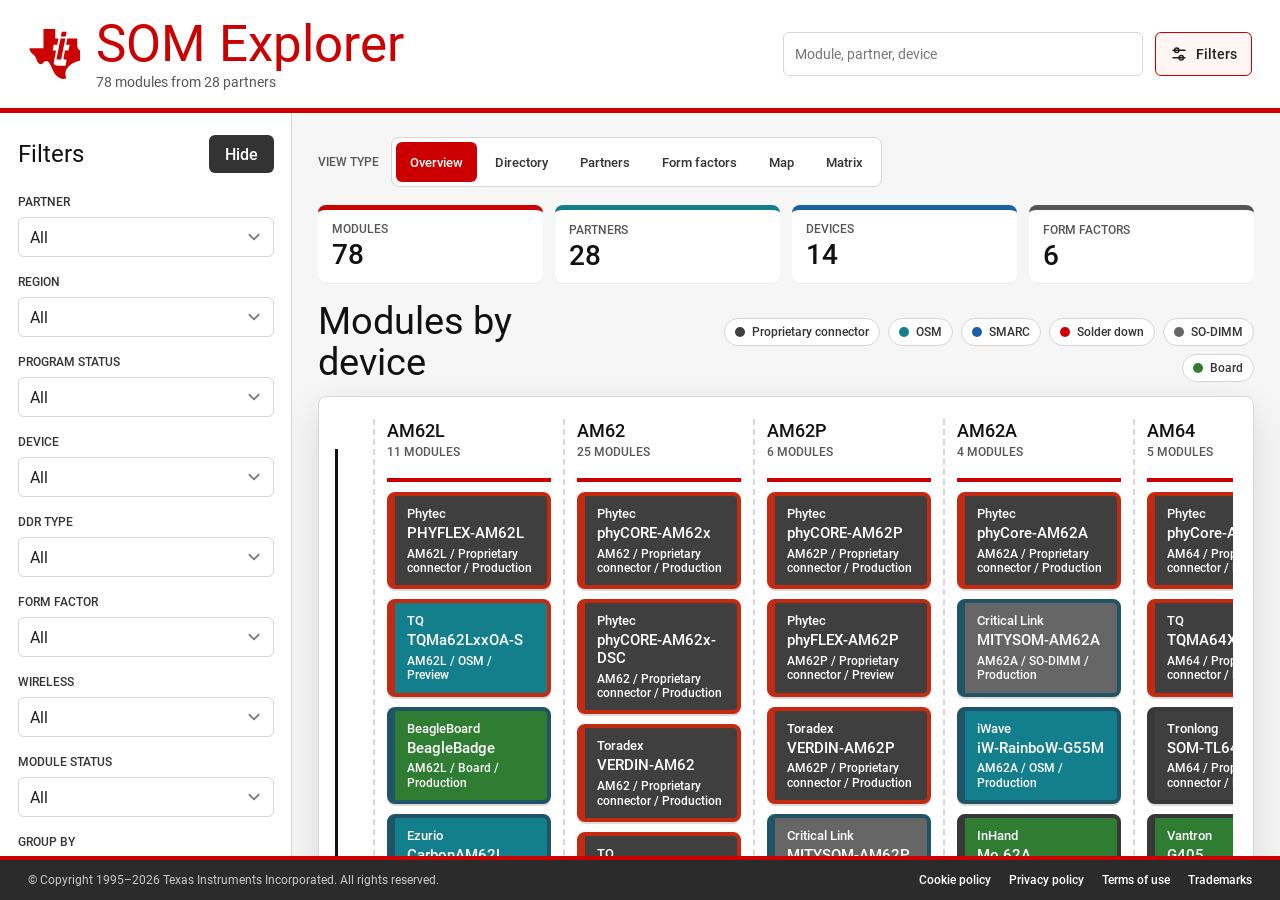
<file: index.html>
<!doctype html>
<html lang="en">
  <head>
    <meta charset="utf-8">
    <meta name="viewport" content="width=device-width, initial-scale=1, viewport-fit=cover">
    <title>TI SOM Explorer</title>
    <link rel="icon" type="image/svg+xml" href="./assets/ti-bug.svg?v=20260730-logo-status-fix">
    <link rel="preload" href="./assets/fonts/roboto-regular.woff2" as="font" type="font/woff2" crossorigin>
    <link rel="stylesheet" href="./fonts.css?v=20261013-ti-typography">
    <link rel="stylesheet" href="./styles.css?v=20261013-view-types">
  </head>
  <body>
    <div class="app-shell">
      <header class="topbar" role="banner">
        <button class="brand" id="homeLink" type="button" aria-label="Return to SOM Explorer home">
          <img class="ti-mark" src="./assets/ti-bug.svg?v=20260730-logo-status-fix" alt="">
          <div>
            <h1>SOM Explorer</h1>
            <p id="sourceLine">Loading SOM data</p>
          </div>
        </button>
        <div class="desktop-explorer-actions">
          <label class="desktop-search">
            <span class="sr-only">Search modules</span>
            <input id="searchInput" type="search" placeholder="Module, partner, device" autocomplete="off">
          </label>
          <button id="desktopFiltersButton" class="desktop-filter-toggle" type="button" aria-controls="explorerControls" aria-expanded="true">
            <svg viewBox="0 0 24 24" width="18" height="18" fill="none" stroke="currentColor" stroke-width="1.8" stroke-linecap="round" aria-hidden="true"><path d="M4 7h16M4 17h16"/><circle cx="9" cy="7" r="3"/><circle cx="15" cy="17" r="3"/></svg>
            Filters <span id="desktopFilterCount" class="filter-count" hidden>0</span>
          </button>
        </div>
      </header>

    <div class="content-area">
      <main class="workbench">
        <div class="filter-pane">
        <button id="desktopFiltersTab" class="filter-reopen" type="button" aria-label="Open filters" aria-controls="explorerControls" aria-expanded="false" hidden>
          <svg viewBox="0 0 24 24" width="18" height="18" fill="none" stroke="currentColor" stroke-width="1.8" stroke-linecap="round" stroke-linejoin="round" aria-hidden="true"><path d="m9 5 7 7-7 7"/></svg>
          <span class="filter-reopen-label">Filters</span>
          <span id="desktopTabCount" class="filter-count" hidden>0</span>
        </button>
        <aside class="control-rail" id="explorerControls" aria-label="Filters">
          <div class="desktop-filter-heading">
            <h2>Filters</h2>
            <button id="desktopFiltersClose" class="tool-button" type="button" aria-label="Collapse filters">Hide</button>
          </div>
          <div class="mobile-filter-heading">
            <h2 id="mobileFiltersTitle">Filters</h2>
          </div>
          <div class="filter-content">
            <div class="filter-stack" id="filterStack"></div>
            <fieldset class="filter-section filter-display">
              <legend>Display options</legend>
              <div class="filter-grid">
                <label class="field">
                  <span>Group by</span>
                  <select id="groupBy">
                    <option value="device">Device</option>
                    <option value="region">Region</option>
                    <option value="vendor">Partner</option>
                    <option value="formFactorFamily">Form factor</option>
                    <option value="lifecycle">Status</option>
                    <option value="partnerProgram">Partner program</option>
                  </select>
                </label>
                <label class="field">
                  <span>Color by</span>
                  <select id="colorBy">
                    <option value="formFactorFamily">Form factor</option>
                    <option value="lifecycle">Status</option>
                    <option value="region">Region</option>
                    <option value="partnerProgram">Partner program</option>
                    <option value="device">Device</option>
                  </select>
                </label>
              </div>
            </fieldset>
          </div>

          <button class="reset-button" id="resetFilters" type="button">Reset filters</button>
          <div class="mobile-filter-actions">
            <button id="mobileFiltersClose" class="tool-button" type="button" aria-label="Close filters">Close</button>
            <button id="mobileApplyFilters" class="tool-button primary" type="button">Show modules</button>
          </div>
        </aside>
        </div>

        <section class="workspace">
          <div class="workspace-content">
          <div class="mobile-controls" aria-label="Mobile explorer controls">
            <label class="mobile-search">
              <span class="sr-only">Search modules</span>
              <input id="mobileSearchInput" type="search" placeholder="Module, partner, device" autocomplete="off">
            </label>
            <label class="mobile-view">
              <span class="sr-only">View</span>
              <select id="mobileViewMode">
                <option value="directory">Modules</option>
                <option value="board">Overview</option>
                <option value="partners">Partners</option>
                <option value="formFactors">Form factors</option>
                <option value="map">Map</option>
                <option value="matrix">Matrix</option>
              </select>
            </label>
            <button id="mobileFiltersButton" class="mobile-filter-button tool-button" type="button" aria-controls="explorerControls" aria-expanded="false" aria-haspopup="dialog">
              <svg viewBox="0 0 24 24" width="18" height="18" fill="none" stroke="currentColor" stroke-width="1.8" stroke-linecap="round" aria-hidden="true"><path d="M4 7h16M4 17h16"/><circle cx="9" cy="7" r="3" fill="var(--ti-white)"/><circle cx="15" cy="17" r="3" fill="var(--ti-white)"/></svg>
              Filters <span id="mobileFilterCount" hidden>0</span>
            </button>
          </div>
          <div class="desktop-view-controls" id="desktopViewTypes" role="group" aria-labelledby="viewTypeLabel">
            <span class="view-type-label" id="viewTypeLabel">View type</span>
            <div class="segmented desktop-view-buttons">
              <button class="segment is-active" type="button" data-view-mode="board" aria-pressed="true">Overview</button>
              <button class="segment" type="button" data-view-mode="directory" aria-pressed="false">Directory</button>
              <button class="segment" type="button" data-view-mode="partners" aria-pressed="false">Partners</button>
              <button class="segment" type="button" data-view-mode="formFactors" aria-pressed="false">Form factors</button>
              <button class="segment" type="button" data-view-mode="map" aria-pressed="false">Map</button>
              <button class="segment" type="button" data-view-mode="matrix" aria-pressed="false">Matrix</button>
            </div>
          </div>
          <div class="kpis" id="kpis"></div>

          <div class="view-meta">
            <div class="view-heading">
              <h2 id="viewTitle">Modules by device</h2>
              <div class="filter-status" id="filterStatus" aria-live="polite" hidden></div>
            </div>
            <div class="legend" id="legend" aria-label="Color legend"></div>
          </div>

          <section class="visualization" id="visualization"></section>
          </div>
        </section>
      </main>

      <button id="filterBackdrop" type="button" tabindex="-1" aria-hidden="true" hidden></button>
      <aside class="detail-drawer" id="detailDrawer" aria-label="Module details" aria-hidden="true">
        <div class="drawer-inner">
          <div id="drawerContent" role="region" aria-labelledby="moduleDetailsTitle" tabindex="0"></div>
          <div class="drawer-actions">
            <a class="drawer-link" id="drawerTiLink" target="_blank" rel="noreferrer" hidden>Visit TI.com</a>
            <button class="drawer-close" id="drawerClose" type="button" aria-label="Close details">Close</button>
          </div>
        </div>
      </aside>
    </div>

    <footer class="site-footer" role="contentinfo">
      <p class="footer-copyright">© Copyright 1995–2026 Texas Instruments Incorporated. All rights reserved.</p>
      <nav class="footer-links" aria-label="Texas Instruments policies">
        <a href="https://www.ti.com/legal/terms-conditions/cookie-policy.html">Cookie policy</a>
        <a href="https://www.ti.com/legal/terms-conditions/privacy-policy.html">Privacy policy</a>
        <a href="https://www.ti.com/legal/terms-conditions/terms-of-use.html">Terms of use</a>
        <a href="https://www.ti.com/legal/terms-conditions/trademarks.html">Trademarks</a>
      </nav>
    </footer>
    </div>

    <noscript>TI SOM Explorer requires JavaScript.</noscript>
    <script src="./data/soms-data.js?v=20261013-am57-memory"></script>
    <script src="./ddr-types.js?v=20261013-ram-inline"></script>
    <script src="./memory-specs.js?v=20261013-capacity-summary"></script>
    <script src="./assets/logos/manifest-data.js?v=20260901-catalog-refresh"></script>
    <script src="./assets/partner-badges/manifest-data.js?v=20260730-logo-status-fix"></script>
    <script src="./assets/form-factors/manifest-data.js"></script>
    <script src="./data/partners-data.js?v=20260901-catalog-refresh"></script>
    <script src="./app.js?v=20261013-view-types" defer></script>
    <!-- Cloudflare Web Analytics --><script defer src='https://static.cloudflareinsights.com/beacon.min.js' data-cf-beacon='{"token": "065d709d-d587-46d7-bccf-224148861c48"}'></script><!-- End Cloudflare Web Analytics -->
  </body>
</html>
</file>
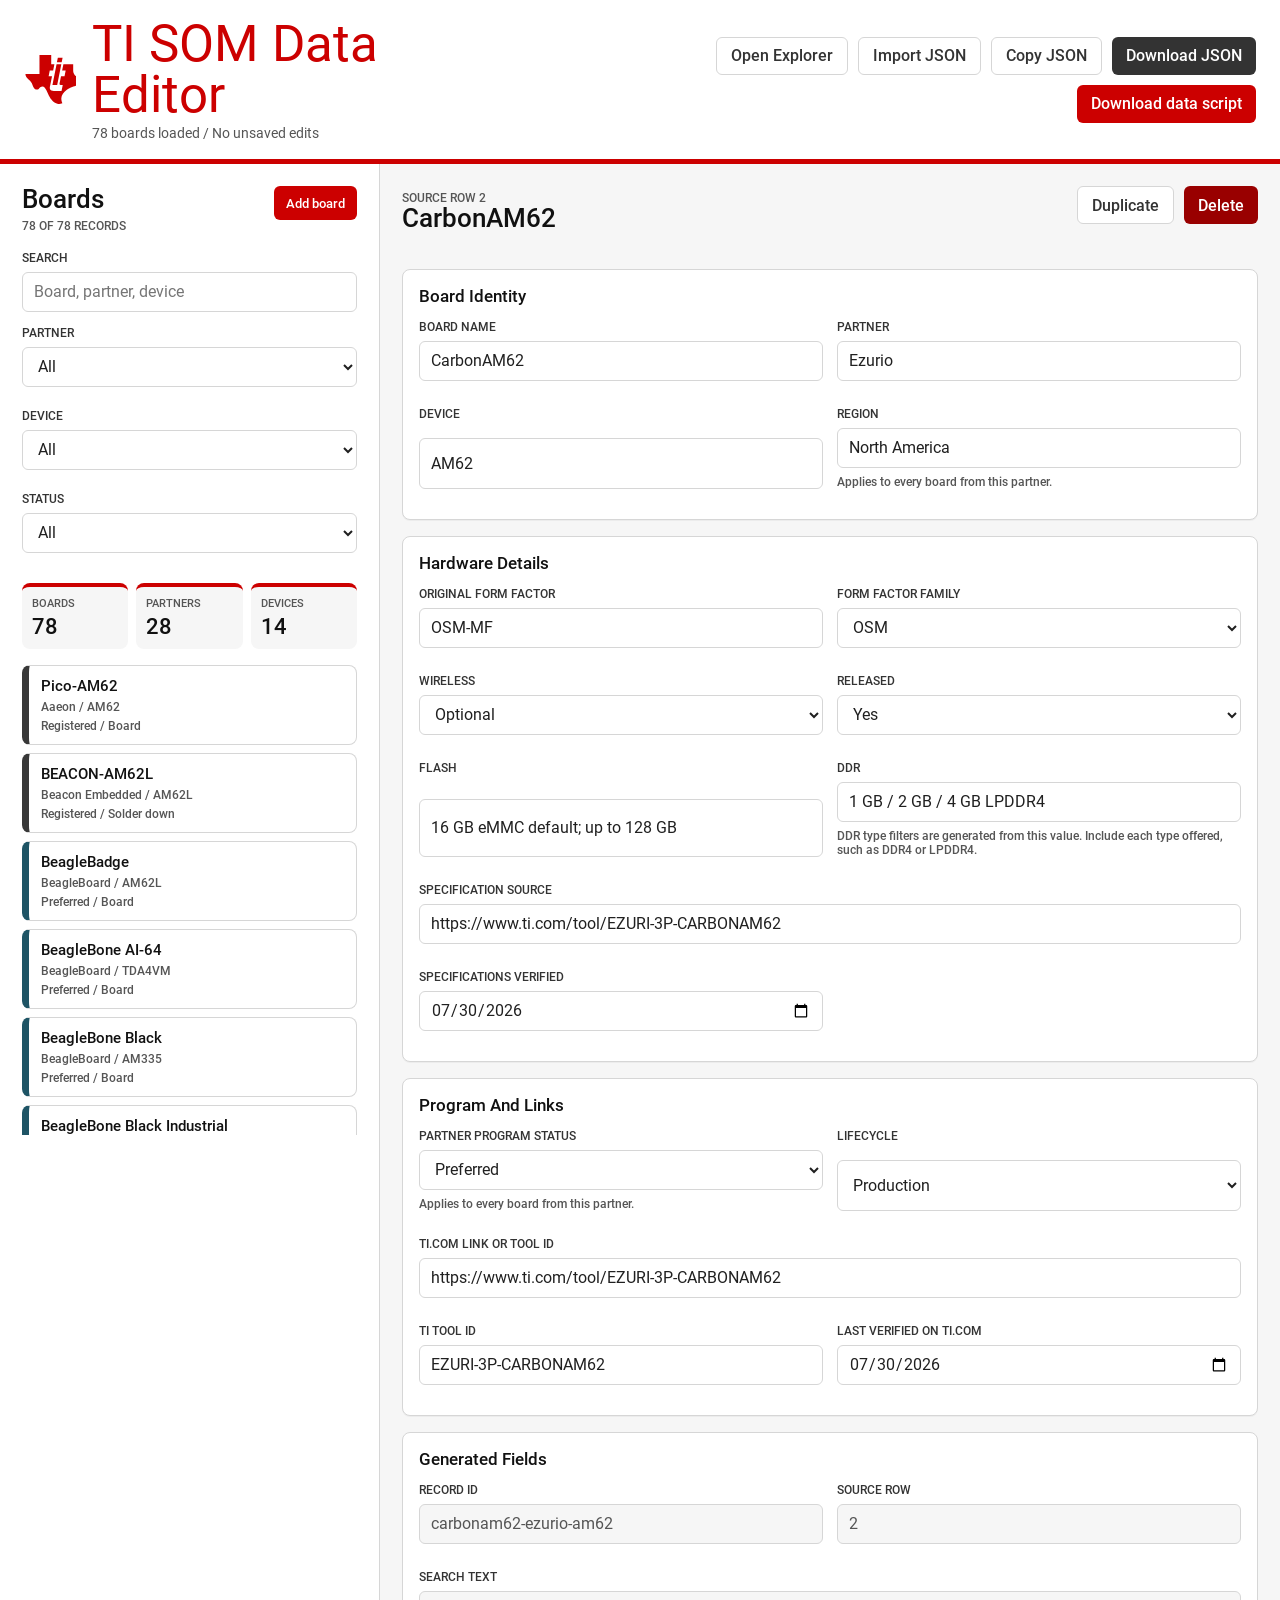
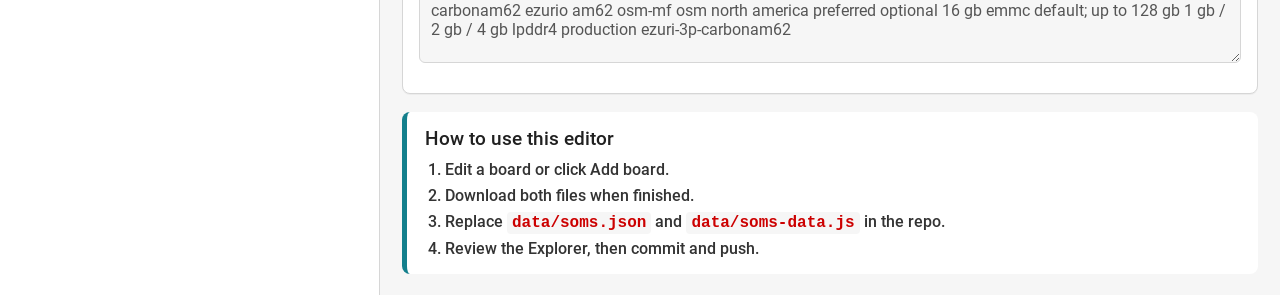
<file: editor.html>
<!doctype html>
<html lang="en">
  <head>
    <meta charset="utf-8">
    <meta name="viewport" content="width=device-width, initial-scale=1">
    <title>TI SOM Data Editor</title>
    <link rel="icon" type="image/svg+xml" href="./assets/ti-bug.svg?v=20260730-logo-status-fix">
    <link rel="preload" href="./assets/fonts/roboto-regular.woff2" as="font" type="font/woff2" crossorigin>
    <link rel="stylesheet" href="./fonts.css?v=20261013-ti-typography">
    <link rel="stylesheet" href="./editor.css?v=20261013-ti-typography">
  </head>
  <body>
    <div class="editor-shell">
      <header class="editor-topbar">
        <div class="editor-brand">
          <img class="ti-mark" src="./assets/ti-bug.svg?v=20260730-logo-status-fix" alt="">
          <div>
            <h1>TI SOM Data Editor</h1>
            <p id="editorStatus">Loading SOM data</p>
          </div>
        </div>
        <div class="editor-actions" aria-label="Editor actions">
          <a class="button ghost" href="./index.html">Open Explorer</a>
          <button class="button ghost" id="importJson" type="button">Import JSON</button>
          <button class="button ghost" id="copyJson" type="button">Copy JSON</button>
          <button class="button" id="downloadJson" type="button">Download JSON</button>
          <button class="button primary" id="downloadDataScript" type="button">Download data script</button>
          <input id="jsonFile" type="file" accept="application/json,.json" hidden>
        </div>
      </header>

      <main class="editor-workspace">
        <aside class="record-panel" aria-label="SOM records">
          <div class="panel-head">
            <div>
              <h2>Boards</h2>
              <p id="recordCount">0 records</p>
            </div>
            <button class="button primary compact" id="newRecord" type="button">Add board</button>
          </div>

          <label class="field">
            <span>Search</span>
            <input id="recordSearch" type="search" placeholder="Board, partner, device">
          </label>

          <div class="filter-grid">
            <label class="field">
              <span>Partner</span>
              <select id="vendorFilter"></select>
            </label>
            <label class="field">
              <span>Device</span>
              <select id="deviceFilter"></select>
            </label>
            <label class="field">
              <span>Status</span>
              <select id="programFilter"></select>
            </label>
          </div>

          <div class="summary-grid" id="summaryGrid" aria-label="Data summary"></div>
          <div class="record-list" id="recordList"></div>
        </aside>

        <section class="form-panel" aria-label="SOM editor">
          <div class="form-head">
            <div>
              <p class="eyebrow" id="formMode">Editing board</p>
              <h2 id="formTitle">Select a board</h2>
            </div>
            <div class="form-actions">
              <button class="button ghost" id="duplicateRecord" type="button">Duplicate</button>
              <button class="button danger" id="deleteRecord" type="button">Delete</button>
            </div>
          </div>

          <form id="recordForm">
            <section class="form-section">
              <h3>Board Identity</h3>
              <div class="form-grid">
                <label class="field">
                  <span>Board name</span>
                  <input id="name" name="name" required>
                </label>
                <label class="field">
                  <span>Partner</span>
                  <input id="vendor" name="vendor" list="vendorOptions" required>
                </label>
                <label class="field">
                  <span>Device</span>
                  <input id="device" name="device" list="deviceOptions" required>
                </label>
                <label class="field">
                  <span>Region</span>
                  <input id="region" name="region" list="regionOptions" required>
                  <small class="field-note">Applies to every board from this partner.</small>
                </label>
              </div>
            </section>

            <section class="form-section">
              <h3>Hardware Details</h3>
              <div class="form-grid">
                <label class="field">
                  <span>Original form factor</span>
                  <input id="formFactorRaw" name="formFactorRaw" placeholder="OSM-M, Custom - B2B, SO-DIMM">
                </label>
                <label class="field">
                  <span>Form factor family</span>
                  <select id="formFactorFamily" name="formFactorFamily"></select>
                </label>
                <label class="field">
                  <span>Wireless</span>
                  <select id="wireless" name="wireless"></select>
                </label>
                <label class="field">
                  <span>Released</span>
                  <select id="released" name="released"></select>
                </label>
                <label class="field">
                  <span>Flash</span>
                  <input id="flash" name="flash">
                </label>
                <label class="field">
                  <span>DDR</span>
                  <input id="ddr" name="ddr">
                  <small class="field-note">DDR type filters are generated from this value. Include each type offered, such as DDR4 or LPDDR4.</small>
                </label>
                <label class="field full">
                  <span>Specification source</span>
                  <input id="specSource" name="specSource" type="url" placeholder="https://manufacturer.example/product-or-datasheet">
                </label>
                <label class="field">
                  <span>Specifications verified</span>
                  <input id="specVerified" name="specVerified" type="date">
                </label>
              </div>
            </section>

            <section class="form-section">
              <h3>Program And Links</h3>
              <div class="form-grid">
                <label class="field">
                  <span>Partner Program Status</span>
                  <select id="partnerProgram" name="partnerProgram"></select>
                  <small class="field-note">Applies to every board from this partner.</small>
                </label>
                <label class="field">
                  <span>Lifecycle</span>
                  <select id="lifecycle" name="lifecycle"></select>
                </label>
                <label class="field full">
                  <span>TI.com link or tool ID</span>
                  <input id="tiLink" name="tiLink" placeholder="https://www.ti.com/tool/... or TOOL-ID">
                </label>
                <label class="field">
                  <span>TI tool ID</span>
                  <input id="tiToolId" name="tiToolId" placeholder="PARTNER-3P-PRODUCT">
                </label>
                <label class="field">
                  <span>Last verified on TI.com</span>
                  <input id="lastVerified" name="lastVerified" type="date">
                </label>
              </div>
            </section>

            <section class="form-section">
              <h3>Generated Fields</h3>
              <div class="form-grid">
                <label class="field">
                  <span>Record ID</span>
                  <input id="id" name="id" readonly>
                </label>
                <label class="field">
                  <span>Source row</span>
                  <input id="sourceRow" name="sourceRow" type="number" min="1" readonly>
                </label>
                <label class="field full">
                  <span>Search text</span>
                  <textarea id="searchText" name="searchText" rows="2" readonly></textarea>
                </label>
              </div>
            </section>
          </form>

          <aside class="help-panel">
            <h3>How to use this editor</h3>
            <ol>
              <li>Edit a board or click Add board.</li>
              <li>Download both files when finished.</li>
              <li>Replace <code>data/soms.json</code> and <code>data/soms-data.js</code> in the repo.</li>
              <li>Review the Explorer, then commit and push.</li>
            </ol>
          </aside>
        </section>
      </main>
    </div>

    <datalist id="vendorOptions"></datalist>
    <datalist id="deviceOptions"></datalist>
    <datalist id="regionOptions"></datalist>

    <noscript>TI SOM Data Editor requires JavaScript.</noscript>
    <script src="./data/soms-data.js?v=20261013-am57-memory"></script>
    <script src="./ddr-types.js?v=20261013-ram-inline"></script>
    <script src="./editor.js?v=20261013-partner-colors" defer></script>
    <!-- Cloudflare Web Analytics --><script defer src='https://static.cloudflareinsights.com/beacon.min.js' data-cf-beacon='{"token": "065d709d-d587-46d7-bccf-224148861c48"}'></script><!-- End Cloudflare Web Analytics -->
  </body>
</html>
</file>
<file: fonts.css>
/* TI.com typography. Font provenance and the Roboto license live in assets/fonts/. */
@font-face {
  font-family: "Roboto";
  font-style: normal;
  font-weight: 300;
  font-display: swap;
  src: url("./assets/fonts/roboto-light.woff2") format("woff2");
}

@font-face {
  font-family: "Roboto";
  font-style: normal;
  font-weight: 400;
  font-display: swap;
  src: url("./assets/fonts/roboto-regular.woff2") format("woff2");
}

@font-face {
  font-family: "Roboto";
  font-style: normal;
  /* TI.com maps the Roboto Medium file to CSS weight 600. */
  font-weight: 600;
  font-display: swap;
  src: url("./assets/fonts/roboto-medium.woff2") format("woff2");
}

:root {
  --ti-font-family: "Roboto", "Helvetica Neue", "Arial Nova", "Nimbus Sans", Arial, sans-serif;
}

strong,
b {
  font-weight: 600;
}
</file>
<file: styles.css>
:root {
  --ti-red: #cc0000;
  --ti-red-dark: #990000;
  --ti-black: #111111;
  --ti-ink: #202020;
  --ti-gray-900: #333333;
  --ti-gray-700: #555555;
  --ti-gray-500: #808080;
  --ti-gray-300: #d6d6d6;
  --ti-gray-200: #e9e9e9;
  --ti-gray-100: #f6f6f6;
  --ti-white: #ffffff;
  --ti-teal: #137f8c;
  --ti-blue: #1b5fa7;
  --ti-green: #2f7d32;
  --ti-amber: #9b6a00;
  --shadow: 0 16px 40px rgba(0, 0, 0, 0.12);
  --radius: 8px;
  color-scheme: light;
  font-family: var(--ti-font-family);
  color: var(--ti-ink);
  background: var(--ti-gray-100);
}

* {
  box-sizing: border-box;
}

html,
body {
  height: 100%;
  overflow: hidden;
  overscroll-behavior: none;
}

body {
  margin: 0;
  min-width: 320px;
  background: var(--ti-gray-100);
}

button,
input,
select {
  font: inherit;
}

button {
  cursor: pointer;
}

.app-shell {
  height: 100vh;
  height: 100dvh;
  overflow: hidden;
  display: flex;
  flex-direction: column;
}

.topbar {
  flex: 0 0 auto;
  z-index: 20;
  display: flex;
  align-items: center;
  justify-content: space-between;
  gap: 24px;
  flex-wrap: wrap;
  padding: 18px 28px;
  border-bottom: 5px solid var(--ti-red);
  background: var(--ti-white);
}

.brand {
  display: flex;
  align-items: center;
  gap: 14px;
  min-width: 0;
  border: 0;
  padding: 0;
  background: transparent;
  color: inherit;
  text-align: left;
}

.brand:hover {
  filter: brightness(0.96);
}

.brand:hover h1,
.brand:focus-visible h1 {
  text-decoration: none;
}

.brand:focus-visible {
  outline: 3px solid rgba(204, 0, 0, 0.3);
  outline-offset: 6px;
}

.ti-mark {
  display: block;
  width: 54px;
  height: 54px;
  flex: 0 0 auto;
  object-fit: contain;
}

h1,
h2,
h3,
p {
  margin: 0;
}

h1 {
  color: var(--ti-red);
  font-size: clamp(30px, 4vw, 58px);
  font-weight: 400;
  letter-spacing: 0;
  line-height: 1;
}

#sourceLine {
  margin-top: 5px;
  color: var(--ti-gray-700);
  font-size: 14px;
}

.desktop-explorer-actions {
  display: flex;
  flex: 1 1 380px;
  min-width: 0;
  align-items: center;
  justify-content: flex-end;
  gap: 12px;
}

.desktop-search {
  flex: 1 1 240px;
  min-width: 160px;
  max-width: 360px;
}

.desktop-search input {
  min-height: 44px;
  font-size: 14px;
}

.desktop-filter-toggle {
  display: inline-flex;
  align-items: center;
  gap: 8px;
  min-height: 44px;
  border: 1px solid var(--ti-gray-300);
  border-radius: 6px;
  padding: 0 14px;
  color: var(--ti-ink);
  background: var(--ti-white);
  font-size: 14px;
  font-weight: 600;
}

.desktop-filter-toggle:hover,
.desktop-filter-toggle[aria-expanded="true"] {
  border-color: var(--ti-red);
  background: #fff5f5;
}

.filter-count {
  display: inline-grid;
  min-width: 23px;
  min-height: 23px;
  place-items: center;
  border-radius: 999px;
  padding: 2px 6px;
  color: var(--ti-white);
  background: var(--ti-red);
  font-size: 12px;
}

.filter-count[hidden] {
  display: none;
}

.tool-button,
.reset-button,
.segment {
  min-height: 38px;
  border: 0;
  border-radius: 6px;
  padding: 0 16px;
  color: var(--ti-white);
  background: var(--ti-gray-900);
  font-weight: 600;
}

a.tool-button {
  display: inline-flex;
  align-items: center;
  text-decoration: none;
}

.tool-button:hover,
.reset-button:hover,
.segment:hover {
  filter: brightness(0.92);
}

.tool-button.primary {
  background: var(--ti-red);
}

.content-area {
  display: flex;
  flex: 1;
  min-height: 0;
  overflow: hidden;
}

.site-footer {
  flex: 0 0 auto;
  display: flex;
  align-items: center;
  justify-content: space-between;
  gap: 16px 24px;
  border-top: 4px solid var(--ti-red);
  padding: 13px 28px;
  color: #ffffff;
  background: #2b2b2b;
}

.footer-copyright {
  color: #c9c9c9;
  font-size: 12px;
}

.footer-links {
  display: flex;
  flex-wrap: wrap;
  justify-content: flex-end;
  gap: 8px 18px;
}

.footer-links a {
  color: #ffffff;
  font-size: 12px;
  font-weight: 600;
  text-decoration: none;
}

.footer-links a:hover,
.footer-links a:focus-visible {
  text-decoration: underline;
}

.workbench {
  --control-rail-width: 292px;
  display: grid;
  grid-template-columns: 46px minmax(0, 1fr);
  grid-template-rows: minmax(0, 1fr);
  gap: 0;
  flex: 1;
  min-width: 0;
  min-height: 0;
  overflow: hidden;
  transition: grid-template-columns 220ms cubic-bezier(0.2, 0.7, 0.2, 1);
}

body.desktop-filters-open .workbench {
  grid-template-columns: var(--control-rail-width) minmax(0, 1fr);
}

.filter-pane {
  position: relative;
  min-width: 0;
  min-height: 0;
  overflow: hidden;
  border-right: 1px solid var(--ti-gray-300);
  background: var(--ti-white);
}

.filter-reopen {
  position: absolute;
  z-index: 1;
  top: 24px;
  left: 0;
  display: flex;
  width: 45px;
  min-height: 148px;
  flex-direction: column;
  align-items: center;
  justify-content: center;
  gap: 12px;
  border: 0;
  border-left: 3px solid var(--ti-red);
  border-radius: 0 6px 6px 0;
  padding: 12px 4px;
  color: var(--ti-ink);
  background: var(--ti-gray-100);
  font-size: 14px;
  font-weight: 600;
}

.filter-reopen-label {
  writing-mode: vertical-rl;
}

.filter-reopen:hover {
  background: #fff5f5;
  color: var(--ti-red);
}

.filter-reopen:focus-visible {
  outline-offset: -3px;
}

.filter-reopen[hidden] {
  display: none;
}

.control-rail {
  width: var(--control-rail-width);
  height: 100%;
  min-width: 0;
  min-height: 0;
  overflow-y: auto;
  overscroll-behavior: contain;
  background: var(--ti-white);
  padding: 22px 18px;
  visibility: hidden;
  pointer-events: none;
  transform: translateX(-100%);
  transition: transform 220ms cubic-bezier(0.2, 0.7, 0.2, 1), visibility 0s linear 220ms;
}

body.desktop-filters-open .control-rail {
  visibility: visible;
  pointer-events: auto;
  transform: translateX(0);
  transition-delay: 0s;
}

.desktop-filter-heading {
  display: flex;
  align-items: center;
  justify-content: space-between;
  gap: 12px;
  margin-bottom: 22px;
}

.desktop-filter-heading h2 {
  font-size: 24px;
}

.field,
.field-group {
  display: grid;
  gap: 8px;
  margin: 0 0 18px;
}

.field span,
.field-group legend {
  color: var(--ti-gray-900);
  font-size: 12px;
  font-weight: 600;
  text-transform: uppercase;
}

.field-group {
  padding: 0;
  border: 0;
}

input,
select {
  width: 100%;
  min-height: 40px;
  border: 1px solid var(--ti-gray-300);
  border-radius: 6px;
  padding: 0 11px;
  color: var(--ti-ink);
  background: var(--ti-white);
}

select {
  -webkit-appearance: none;
  appearance: none;
  padding-right: 36px;
  background-image: url("data:image/svg+xml,%3Csvg xmlns='http://www.w3.org/2000/svg' viewBox='0 0 12 12' fill='none'%3E%3Cpath d='m2 4 4 4 4-4' stroke='%23777777' stroke-width='1.5' stroke-linecap='round' stroke-linejoin='round'/%3E%3C/svg%3E");
  background-repeat: no-repeat;
  background-position: right 12px center;
  background-size: 14px 14px;
}

input:focus,
select:focus,
button:focus-visible {
  outline: 3px solid rgba(204, 0, 0, 0.24);
  outline-offset: 2px;
}

.segmented {
  display: flex;
  flex-wrap: wrap;
  gap: 4px;
  border: 1px solid var(--ti-gray-300);
  border-radius: 8px;
  padding: 4px;
  background: var(--ti-gray-100);
}

.segment {
  min-height: 40px;
  padding: 0 14px;
  color: var(--ti-gray-900);
  background: transparent;
  font-size: 13px;
}

.segment.is-active {
  color: var(--ti-white);
  background: var(--ti-red);
}

.desktop-view-controls {
  display: flex;
  align-items: center;
  flex-wrap: wrap;
  gap: 12px;
  margin-bottom: 18px;
}

.view-type-label {
  color: var(--ti-gray-700);
  font-size: 12px;
  font-weight: 600;
  text-transform: uppercase;
}

.desktop-view-buttons {
  min-width: 0;
  background: var(--ti-white);
}

.filter-stack {
  display: grid;
  gap: 0;
}

.filter-section {
  position: relative;
  min-width: 0;
  margin: 0;
  border: 0;
  padding: 0;
}

.filter-section > legend {
  position: absolute;
  width: 1px;
  height: 1px;
  overflow: hidden;
  clip-path: inset(50%);
  white-space: nowrap;
}

.reset-button {
  width: 100%;
  margin-top: 2px;
  background: var(--ti-gray-700);
}

.workspace {
  min-width: 0;
  min-height: 0;
  overflow-y: auto;
  overscroll-behavior: contain;
  padding: 24px 26px 34px;
}

.workspace-content {
  display: contents;
}

.kpis {
  display: grid;
  grid-template-columns: repeat(4, minmax(130px, 1fr));
  gap: 12px;
  margin-bottom: 18px;
}

.kpi {
  min-height: 78px;
  width: 100%;
  border-right: 0;
  border-bottom: 0;
  border-left: 0;
  border-top: 5px solid var(--kpi-color, var(--ti-red));
  border-radius: var(--radius);
  padding: 12px 14px;
  background: var(--ti-white);
  box-shadow: 0 1px 0 rgba(0, 0, 0, 0.05);
  text-align: left;
}

.kpi span {
  display: block;
  color: var(--ti-gray-700);
  font-size: 12px;
  font-weight: 600;
  text-transform: uppercase;
}

.kpi strong {
  display: block;
  margin-top: 5px;
  color: var(--ti-black);
  font-size: 28px;
  line-height: 1;
}

.kpi.is-clickable:hover {
  transform: translateY(-1px);
  box-shadow: 0 8px 24px rgba(0, 0, 0, 0.1);
}

.view-meta {
  display: flex;
  align-items: end;
  justify-content: space-between;
  gap: 20px;
  margin-bottom: 14px;
}

.view-heading {
  display: grid;
  gap: 8px;
}

h2 {
  color: var(--ti-black);
  font-size: clamp(24px, 3vw, 42px);
  font-weight: 400;
  line-height: 1.05;
  letter-spacing: 0;
}

.filter-status {
  display: flex;
  flex-wrap: wrap;
  align-items: center;
  gap: 8px;
  color: var(--ti-gray-700);
  font-size: 13px;
  font-weight: 600;
}

.filter-status[hidden] {
  display: none;
}

.inline-clear {
  min-height: 28px;
  border: 1px solid var(--ti-red);
  border-radius: 999px;
  padding: 0 10px;
  background: var(--ti-white);
  color: var(--ti-red);
  font-size: 12px;
  font-weight: 600;
}

.inline-clear:hover {
  background: var(--ti-red);
  color: var(--ti-white);
}

.legend {
  display: flex;
  flex-wrap: wrap;
  justify-content: flex-end;
  gap: 8px;
  max-width: 720px;
}

.legend-item {
  display: inline-flex;
  align-items: center;
  gap: 7px;
  min-height: 28px;
  border: 1px solid var(--ti-gray-300);
  border-radius: 999px;
  padding: 4px 10px;
  background: var(--ti-white);
  color: var(--ti-gray-900);
  font-size: 12px;
  font-weight: 600;
}

.legend-item:hover {
  border-color: var(--ti-red);
  color: var(--ti-red);
}

.legend-item.is-active {
  border-color: var(--ti-red);
  box-shadow: 0 0 0 3px rgba(204, 0, 0, 0.14);
}

.legend-swatch {
  width: 10px;
  height: 10px;
  border-radius: 50%;
  background: var(--legend-color);
}

.visualization {
  min-height: 540px;
  border: 1px solid var(--ti-gray-300);
  border-radius: var(--radius);
  background: var(--ti-white);
  box-shadow: var(--shadow);
}

@keyframes card-in {
  from {
    opacity: 0;
    translate: 0 6px;
  }
}

.empty-state {
  display: grid;
  min-height: 420px;
  place-items: center;
  color: var(--ti-gray-700);
  font-weight: 600;
}

.board-frame {
  position: relative;
  padding: 22px 20px 44px 54px;
  min-height: 590px;
}

.y-axis {
  position: absolute;
  left: 16px;
  top: 52px;
  bottom: 52px;
  width: 3px;
  background: var(--ti-black);
}

.y-label {
  position: absolute;
  left: -10px;
  top: 50%;
  transform: translateY(-50%) rotate(-90deg);
  transform-origin: center;
  color: var(--ti-black);
  font-size: 22px;
  font-weight: 600;
  white-space: nowrap;
}

.x-axis {
  position: absolute;
  right: 28px;
  bottom: 36px;
  left: 54px;
  height: 3px;
  background: var(--ti-black);
}

.x-axis::after {
  content: "";
  position: absolute;
  right: -1px;
  top: -7px;
  width: 0;
  height: 0;
  border-top: 9px solid transparent;
  border-bottom: 9px solid transparent;
  border-left: 17px solid var(--ti-black);
}

.board-scroll {
  overflow-x: auto;
  overflow-y: visible;
  padding-bottom: 18px;
}

.swimlanes {
  display: grid;
  grid-auto-flow: column;
  grid-auto-columns: minmax(190px, 235px);
  min-height: 470px;
}

.swimlane {
  position: relative;
  display: flex;
  flex-direction: column;
  gap: 10px;
  padding: 3px 12px 16px;
  border-left: 2px dashed var(--ti-gray-300);
}

.swimlane:last-child {
  border-right: 2px dashed var(--ti-gray-300);
}

.lane-header {
  z-index: 1;
  display: grid;
  gap: 4px;
  min-height: 60px;
  align-content: start;
  border-bottom: 4px solid var(--ti-red);
  padding: 0 0 9px;
  background: var(--ti-white);
}

.swimlane-title {
  color: var(--ti-black);
  font-size: 18px;
  font-weight: 600;
  line-height: 1.05;
  overflow-wrap: anywhere;
}

.lane-count {
  color: var(--ti-gray-700);
  font-size: 12px;
  font-weight: 600;
  text-transform: uppercase;
}

.module-card {
  display: grid;
  width: 100%;
  min-height: 74px;
  animation: card-in 160ms ease;
  gap: 4px;
  border: 4px solid var(--card-border, var(--ti-gray-900));
  border-left-width: 8px;
  border-radius: var(--radius);
  padding: 10px 12px;
  background: var(--card-color, var(--ti-gray-700));
  color: var(--ti-white);
  text-align: left;
  box-shadow: 0 2px 0 rgba(0, 0, 0, 0.14);
}

.module-card:hover {
  transform: translateY(-1px);
}

.module-card .vendor {
  font-size: 13px;
  font-weight: 600;
}

.module-card .module-name {
  font-size: 15px;
  font-weight: 600;
  line-height: 1.18;
  overflow-wrap: anywhere;
}

.module-card .module-meta {
  color: #ffffff;
  font-size: 12px;
  font-weight: 600;
  line-height: 1.2;
}

.matrix-wrap {
  overflow: auto;
  padding: 18px;
}

.matrix {
  display: grid;
  min-width: 760px;
  gap: 1px;
  background: var(--ti-gray-300);
  border: 1px solid var(--ti-gray-300);
}

.matrix-cell,
.matrix-header {
  min-height: 62px;
  background: var(--ti-white);
}

.matrix-header {
  position: sticky;
  top: 0;
  z-index: 2;
  display: grid;
  place-items: center;
  padding: 8px;
  color: var(--ti-black);
  font-size: 13px;
  font-weight: 600;
  text-align: center;
}

.matrix-header.row-header {
  left: 0;
  z-index: 3;
  justify-items: start;
  text-align: left;
}

.matrix-cell {
  display: grid;
  align-content: start;
  gap: 7px;
  padding: 10px;
  animation: card-in 160ms ease;
}

.cell-count {
  display: inline-flex;
  width: fit-content;
  min-width: 28px;
  min-height: 24px;
  align-items: center;
  justify-content: center;
  border-radius: 999px;
  padding: 2px 8px;
  color: var(--ti-white);
  background: var(--cell-color, var(--ti-gray-700));
  font-size: 12px;
  font-weight: 600;
}

.cell-modules {
  display: grid;
  gap: 4px;
}

.cell-module {
  border: 0;
  border-left: 4px solid var(--cell-color, var(--ti-red));
  border-radius: 4px;
  padding: 5px 7px;
  background: var(--ti-gray-100);
  color: var(--ti-black);
  font-size: 12px;
  font-weight: 600;
  text-align: left;
}

.cell-more {
  color: var(--ti-gray-700);
  font-size: 12px;
  font-weight: 600;
}

.company-grid {
  display: grid;
  grid-template-columns: repeat(auto-fit, minmax(230px, 1fr));
  gap: 14px;
  padding: 18px;
}

.partners-view {
  display: grid;
  gap: 0;
}

.company-card {
  display: grid;
  gap: 8px;
  min-height: 250px;
  align-content: start;
  border: 1px solid var(--ti-gray-300);
  border-top: 6px solid var(--company-color, var(--ti-red));
  border-radius: var(--radius);
  padding: 14px;
  background: var(--ti-white);
  color: var(--ti-black);
  text-align: left;
}

.company-card:hover {
  transform: translateY(-1px);
  box-shadow: 0 12px 28px rgba(0, 0, 0, 0.1);
}

.company-card.is-active {
  box-shadow: 0 0 0 3px rgba(204, 0, 0, 0.18);
}

.company-logo-wrap {
  display: grid;
  min-height: 92px;
  place-items: center;
  border: 1px solid var(--ti-gray-200);
  border-radius: 6px;
  background: var(--ti-gray-100);
}

.company-logo {
  display: block;
  width: 100%;
  max-width: 210px;
  max-height: 88px;
  object-fit: contain;
}

.company-card-title {
  color: var(--ti-black);
  font-size: 18px;
  font-weight: 600;
  line-height: 1.1;
}

.company-card-meta {
  color: var(--ti-red);
  font-size: 12px;
  font-weight: 600;
  text-transform: uppercase;
}

.company-card-line {
  color: var(--ti-gray-700);
  font-size: 13px;
  font-weight: 600;
  line-height: 1.25;
}

.partner-grid {
  grid-template-columns: repeat(auto-fit, minmax(180px, 1fr));
}

.partner-logo-card {
  min-height: 142px;
  place-items: center;
  padding: 12px;
}

.partner-logo-card .company-logo-wrap {
  width: 100%;
  min-height: 104px;
}

.partner-tier-badge {
  display: block;
  width: 100%;
  max-width: 190px;
  height: auto;
  object-fit: contain;
}

.partner-card-tier {
  max-width: 154px;
}

.partner-profile {
  display: grid;
  grid-template-columns: 280px minmax(0, 1fr);
  gap: 16px;
  border-bottom: 1px solid var(--ti-gray-300);
  padding: 18px;
  background: var(--ti-gray-100);
}

.partner-profile-head {
  display: grid;
  gap: 12px;
  align-content: start;
}

.partner-profile-logo {
  display: block;
  width: 100%;
  max-height: 130px;
  object-fit: contain;
  border: 1px solid var(--ti-gray-300);
  border-radius: var(--radius);
  background: var(--ti-white);
}

.partner-profile-tier {
  max-width: 220px;
}

.partner-page-link {
  display: inline-flex;
  min-height: 40px;
  align-items: center;
  justify-content: center;
  border-radius: 6px;
  padding: 0 14px;
  color: var(--ti-white);
  background: var(--ti-red);
  font-weight: 600;
  text-decoration: none;
}

.partner-soms {
  display: grid;
  grid-template-columns: repeat(auto-fit, minmax(190px, 1fr));
  gap: 10px;
  align-content: start;
}

.partner-som {
  display: grid;
  gap: 5px;
  min-height: 76px;
  border: 1px solid var(--ti-gray-300);
  border-left: 6px solid var(--company-color, var(--ti-red));
  border-radius: 6px;
  padding: 10px;
  background: var(--ti-white);
  color: var(--ti-black);
  text-align: left;
}

.partner-som strong {
  font-size: 14px;
  line-height: 1.15;
  overflow-wrap: anywhere;
}

.partner-som span {
  color: var(--ti-gray-700);
  font-size: 12px;
  font-weight: 600;
  line-height: 1.2;
}

.form-factors-view {
  display: grid;
  gap: 0;
}

.factor-grid {
  display: grid;
  grid-template-columns: repeat(auto-fit, minmax(190px, 1fr));
  gap: 14px;
  padding: 18px;
}

.factor-card {
  display: grid;
  min-height: 150px;
  place-items: center;
  border: 1px solid var(--ti-gray-300);
  border-top: 6px solid var(--factor-color, var(--ti-red));
  border-radius: var(--radius);
  padding: 12px;
  background: var(--ti-white);
}

.factor-card:hover {
  transform: translateY(-1px);
  box-shadow: 0 12px 28px rgba(0, 0, 0, 0.1);
}

.factor-card.is-active {
  box-shadow: 0 0 0 3px rgba(204, 0, 0, 0.18);
}

.factor-logo-wrap {
  display: grid;
  width: 100%;
  min-height: 112px;
  place-items: center;
  border: 1px solid var(--ti-gray-200);
  border-radius: 6px;
  background: var(--ti-gray-100);
}

.factor-logo {
  display: block;
  width: 100%;
  max-width: 210px;
  max-height: 96px;
  object-fit: contain;
}

.factor-profile {
  display: grid;
  grid-template-columns: 280px minmax(0, 1fr);
  gap: 16px;
  border-bottom: 1px solid var(--ti-gray-300);
  padding: 18px;
  background: var(--ti-gray-100);
}

.factor-profile-head {
  display: grid;
  align-content: start;
}

.factor-profile-logo {
  display: block;
  width: 100%;
  max-height: 130px;
  object-fit: contain;
  border: 1px solid var(--ti-gray-300);
  border-radius: var(--radius);
  background: var(--ti-white);
}

.factor-soms {
  display: grid;
  grid-template-columns: repeat(auto-fit, minmax(190px, 1fr));
  gap: 10px;
  align-content: start;
}

.factor-som {
  display: grid;
  gap: 5px;
  min-height: 76px;
  border: 1px solid var(--ti-gray-300);
  border-left: 6px solid var(--factor-color, var(--ti-red));
  border-radius: 6px;
  padding: 10px;
  background: var(--ti-white);
  color: var(--ti-black);
  text-align: left;
}

.factor-som strong {
  font-size: 14px;
  line-height: 1.15;
  overflow-wrap: anywhere;
}

.factor-som span {
  color: var(--ti-gray-700);
  font-size: 12px;
  font-weight: 600;
  line-height: 1.2;
}

.map-view {
  display: grid;
  grid-template-columns: minmax(0, 1fr) 310px;
  gap: 18px;
  padding: 18px;
}

.map-stage {
  display: grid;
  gap: 14px;
  align-content: start;
}

.world-map {
  display: block;
  width: 100%;
  max-height: 50vh;
  height: auto;
  aspect-ratio: 1000 / 520;
  border: 1px solid var(--ti-gray-300);
  border-radius: var(--radius);
  background: #f8fafb;
}

.map-base {
  pointer-events: none;
}

.map-region {
  cursor: pointer;
}

.map-region .map-pulse {
  fill: var(--region-color);
  opacity: 0.14;
}

.map-region .map-dot {
  fill: var(--region-color);
  stroke: var(--ti-white);
  stroke-width: 5;
}

.map-region.is-muted .map-pulse,
.map-region.is-muted .map-dot {
  opacity: 0.24;
}

.map-region.is-active .map-dot {
  stroke: var(--ti-black);
  stroke-width: 6;
}

.map-label-bg {
  fill: var(--ti-white);
  stroke: var(--ti-gray-300);
  stroke-width: 1;
}

.map-label {
  fill: var(--ti-black);
  font-size: 18px;
  font-weight: 600;
}

.map-count {
  fill: var(--ti-gray-700);
  font-size: 13px;
  font-weight: 600;
}

.map-panel {
  display: grid;
  gap: 10px;
  align-content: start;
}

.map-panel h3 {
  color: var(--ti-black);
  font-size: 18px;
  line-height: 1.1;
}

.map-results {
  display: grid;
  gap: 10px;
  border-top: 4px solid var(--ti-red);
  padding-top: 12px;
}

.map-results-head {
  display: flex;
  align-items: baseline;
  justify-content: space-between;
  gap: 12px;
}

.map-results-head h3 {
  color: var(--ti-black);
  font-size: 20px;
  line-height: 1.1;
}

.map-results-head span {
  color: var(--ti-gray-700);
  font-size: 12px;
  font-weight: 600;
  text-transform: uppercase;
}

.map-result-section {
  display: grid;
  gap: 9px;
}

.map-section-head {
  display: flex;
  align-items: baseline;
  justify-content: space-between;
  gap: 10px;
}

.map-section-head h4 {
  margin: 0;
  color: var(--ti-black);
  font-size: 14px;
  font-weight: 600;
  text-transform: uppercase;
}

.map-section-head span {
  color: var(--ti-gray-700);
  font-size: 12px;
  font-weight: 600;
  text-transform: uppercase;
}

.map-partner-list {
  display: grid;
  grid-template-columns: repeat(auto-fit, minmax(190px, 1fr));
  gap: 10px;
}

.map-partner-card {
  display: grid;
  grid-template-columns: 78px minmax(0, 1fr);
  gap: 10px;
  align-items: center;
  border: 1px solid var(--ti-gray-300);
  border-left: 7px solid var(--company-color, var(--ti-red));
  border-radius: var(--radius);
  padding: 9px 10px;
  background: var(--ti-white);
  color: var(--ti-black);
  text-align: left;
}

.map-partner-card:hover {
  transform: translateY(-1px);
  box-shadow: 0 10px 24px rgba(0, 0, 0, 0.09);
}

.map-partner-logo-wrap {
  display: grid;
  min-height: 54px;
  place-items: center;
  border: 1px solid var(--ti-gray-200);
  border-radius: 6px;
  background: var(--ti-gray-100);
}

.map-partner-logo {
  display: block;
  max-width: 68px;
  max-height: 46px;
  object-fit: contain;
}

.map-partner-body {
  display: grid;
  gap: 3px;
  min-width: 0;
}

.map-partner-body strong {
  color: var(--ti-black);
  font-size: 14px;
  line-height: 1.1;
  overflow-wrap: anywhere;
}

.map-partner-body span {
  color: var(--ti-gray-700);
  font-size: 12px;
  font-weight: 600;
  line-height: 1.2;
}

.map-partner-tier {
  max-width: 142px;
  margin: 2px 0;
}

.map-result-cards {
  display: grid;
  grid-template-columns: repeat(auto-fit, minmax(210px, 1fr));
  gap: 10px;
}

.region-card {
  display: grid;
  gap: 6px;
  animation: card-in 160ms ease;
  border: 1px solid var(--ti-gray-300);
  border-left: 8px solid var(--region-color);
  border-radius: var(--radius);
  padding: 11px 12px;
  background: var(--ti-white);
  text-align: left;
}

.region-card.is-active {
  box-shadow: 0 0 0 3px rgba(204, 0, 0, 0.18);
}

.region-card strong {
  color: var(--ti-black);
  font-size: 15px;
}

.region-card span {
  color: var(--ti-gray-700);
  font-size: 12px;
  font-weight: 600;
}

.directory {
  display: grid;
  gap: 10px;
  padding: 18px;
}

.directory-row {
  display: grid;
  grid-template-columns: minmax(160px, 1.2fr) minmax(120px, 0.8fr) repeat(5, minmax(92px, 0.6fr));
  animation: card-in 160ms ease;
  gap: 8px;
  align-items: center;
  border: 1px solid var(--ti-gray-300);
  border-left: 8px solid var(--row-color, var(--ti-red));
  border-radius: var(--radius);
  padding: 12px;
  background: var(--ti-white);
}

.directory-row.is-header {
  border-left-color: var(--ti-black);
  color: var(--ti-gray-700);
  background: var(--ti-gray-100);
  font-size: 12px;
  font-weight: 600;
  text-transform: uppercase;
}

.directory-row button {
  justify-self: start;
  border: 0;
  padding: 0;
  color: var(--ti-red);
  background: transparent;
  font-weight: 600;
  text-align: left;
}

.badge {
  display: inline-flex;
  width: fit-content;
  min-height: 26px;
  align-items: center;
  border-radius: 999px;
  padding: 4px 9px;
  color: var(--ti-white);
  background: var(--badge-color, var(--ti-gray-700));
  font-size: 12px;
  font-weight: 600;
}

.detail-drawer {
  width: 0;
  flex-shrink: 0;
  overflow: hidden;
  background: var(--ti-white);
  transition: width 180ms ease;
}

.detail-drawer.is-open {
  width: min(420px, 35vw);
  overflow: hidden;
  border-left: 5px solid var(--ti-red);
}

.drawer-inner {
  display: flex;
  flex-direction: column;
  width: 100%;
  height: 100%;
  min-height: 0;
}

#drawerContent {
  flex: 1;
  min-height: 0;
  overflow-y: auto;
  overscroll-behavior: contain;
  padding: 22px;
}

#drawerContent:focus-visible {
  outline: 3px solid rgba(204, 0, 0, 0.24);
  outline-offset: -3px;
}

.drawer-close {
  flex: 1;
  min-width: 0;
  min-height: 48px;
  border: 0;
  border-radius: 6px;
  padding: 0 16px;
  color: var(--ti-white);
  background: var(--ti-gray-900);
  font-weight: 600;
}

.drawer-company {
  display: grid;
  min-height: 112px;
  place-items: center;
  border: 1px solid var(--ti-gray-300);
  border-radius: var(--radius);
  padding: 12px;
  background: var(--ti-gray-100);
}

.drawer-logo {
  display: block;
  width: 100%;
  max-width: 260px;
  max-height: 104px;
  object-fit: contain;
}

.drawer-tier-badge {
  max-width: 230px;
  margin-top: 10px;
}

.drawer-title {
  margin: 18px 0 8px;
  color: var(--ti-red);
  font-size: 32px;
  line-height: 1.05;
  overflow-wrap: anywhere;
}

.drawer-subtitle {
  color: var(--ti-gray-700);
  font-size: 15px;
  font-weight: 600;
}

.drawer-badges {
  display: flex;
  flex-wrap: wrap;
  gap: 8px;
  margin: 18px 0;
}

.detail-list {
  display: grid;
  gap: 10px;
  margin: 20px 0;
}

.detail-item {
  display: grid;
  grid-template-columns: 132px 1fr;
  gap: 10px;
  border-bottom: 1px solid var(--ti-gray-200);
  padding-bottom: 10px;
}

.detail-item dt {
  color: var(--ti-gray-700);
  font-size: 12px;
  font-weight: 600;
  text-transform: uppercase;
}

.detail-item dd {
  margin: 0;
  color: var(--ti-black);
  font-weight: 600;
  overflow-wrap: anywhere;
}

.drawer-link {
  display: inline-flex;
  flex: 2;
  min-width: 0;
  min-height: 48px;
  align-items: center;
  justify-content: center;
  border-radius: 6px;
  padding: 0 16px;
  color: var(--ti-white);
  background: var(--ti-red);
  font-weight: 600;
  text-decoration: none;
}

.drawer-actions {
  display: flex;
  flex: 0 0 auto;
  gap: 12px;
  border-top: 1px solid var(--ti-gray-300);
  padding: 14px 22px;
  background: var(--ti-white);
}

.drawer-link[hidden] {
  display: none;
}

.sr-only {
  position: absolute;
  width: 1px;
  height: 1px;
  overflow: hidden;
  clip-path: inset(50%);
  white-space: nowrap;
}

/* Compact controls share the desktop filter state; the rail becomes a sheet on phones. */
.mobile-controls,
.mobile-filter-heading,
.mobile-filter-actions,
#filterBackdrop,
.mobile-module-specs,
.directory-spec {
  display: none;
}

@media (min-width: 768px) and (max-width: 980px) and (min-height: 521px) {
  .desktop-view-controls {
    display: block;
  }

  .desktop-view-buttons {
    display: grid;
    grid-template-columns: repeat(3, minmax(0, 1fr));
    margin-top: 8px;
  }

  .topbar {
    gap: 16px;
    padding: 16px 20px;
  }

  h1 {
    font-size: 38px;
  }

  .workbench {
    --control-rail-width: 240px;
  }

  .control-rail {
    padding: 18px 14px;
  }

  .control-rail input,
  .control-rail select,
  .segment,
  .reset-button,
  .legend-item {
    min-height: 44px;
  }

  .workspace {
    padding: 20px 18px 28px;
  }

  .kpis {
    grid-template-columns: repeat(2, minmax(0, 1fr));
    gap: 10px;
  }

  .view-meta {
    align-items: flex-start;
    flex-direction: column;
    gap: 14px;
  }

  .legend {
    justify-content: flex-start;
  }

  .directory-row {
    grid-template-columns: repeat(2, minmax(0, 1fr));
    gap: 12px 16px;
  }

  .directory-row.is-header {
    display: none;
  }

  .directory-module {
    grid-column: 1 / -1;
    min-height: 44px;
  }

  .directory-row > span[data-label]::before {
    content: attr(data-label);
    display: block;
    margin-bottom: 4px;
    color: var(--ti-gray-700);
    font-size: 10px;
    font-weight: 600;
    text-transform: uppercase;
  }

  .directory-row > .badge[data-label] {
    display: block;
    color: var(--ti-ink);
    background: transparent;
    font-size: inherit;
    font-weight: 400;
    padding: 0 0 0 8px;
    border-left: 3px solid var(--badge-color);
    border-radius: 0;
  }

  .map-view,
  .partner-profile,
  .factor-profile {
    grid-template-columns: 1fr;
  }

  .detail-drawer.is-open {
    position: fixed;
    z-index: 60;
    inset: 0 0 0 auto;
    width: min(420px, 56vw);
    box-shadow: var(--shadow);
  }

  .site-footer {
    padding: 13px 20px;
  }
}

/* Includes a phone rotated to landscape; unfolded phones retain the split workspace. */
@media (max-width: 767px), (max-width: 980px) and (max-height: 520px) {
  .app-shell {
    padding-top: env(safe-area-inset-top, 0px);
    background: var(--ti-white);
  }

  .desktop-explorer-actions,
  .desktop-view-controls,
  .desktop-filter-heading {
    display: none;
  }

  .topbar {
    gap: 12px;
    padding: 14px max(16px, env(safe-area-inset-right, 0px)) 14px max(16px, env(safe-area-inset-left, 0px));
    border-bottom-width: 4px;
  }

  .brand {
    gap: 10px;
    align-items: center;
    min-height: 44px;
  }

  .ti-mark {
    width: 38px;
    height: 38px;
  }

  h1 {
    font-size: clamp(23px, 6.6vw, 30px);
    line-height: 1.06;
  }

  #sourceLine {
    max-width: 230px;
    margin-top: 5px;
    font-size: 11px;
    line-height: 1.35;
  }

  .workbench {
    display: block;
  }

  .filter-pane {
    display: contents;
  }

  .workspace {
    --workspace-left: max(16px, env(safe-area-inset-left, 0px));
    --workspace-right: max(16px, env(safe-area-inset-right, 0px));
    height: 100%;
    scroll-padding-top: 150px;
    padding: 0 var(--workspace-right) 0 var(--workspace-left);
    background: var(--ti-gray-100);
  }

  .workspace-content {
    display: flow-root;
    min-height: 100%;
    padding-bottom: 24px;
  }

  .workspace-content > .topbar {
    margin-left: calc(0px - var(--workspace-left));
    margin-right: calc(0px - var(--workspace-right));
  }

  .mobile-controls {
    position: sticky;
    top: 0;
    z-index: 25;
    display: grid;
    grid-template-columns: minmax(0, 1fr) auto;
    gap: 10px;
    margin: 0 calc(0px - var(--workspace-right)) 16px calc(0px - var(--workspace-left));
    border-bottom: 1px solid var(--ti-gray-300);
    padding: 12px var(--workspace-right) 12px var(--workspace-left);
    background: var(--ti-gray-100);
    box-shadow: 0 4px 12px rgba(0, 0, 0, 0.04);
  }

  .mobile-controls .field {
    margin: 0;
    gap: 6px;
  }

  .mobile-controls > .field:first-child,
  .mobile-search {
    grid-column: 1 / -1;
  }

  .mobile-controls .field span {
    font-size: 11px;
  }

  input,
  select {
    min-height: 46px;
    font-size: 16px;
  }

  #mobileSearchInput {
    padding-right: 12px;
    padding-left: 12px;
  }

  #mobileViewMode {
    color: var(--ti-black);
    font-weight: 600;
  }

  #mobileFiltersButton {
    display: inline-flex;
    align-items: center;
    justify-content: center;
    align-self: end;
    gap: 8px;
    min-width: 105px;
    min-height: 46px;
    border: 1px solid var(--ti-gray-300);
    border-radius: 6px;
    padding: 0 14px;
    color: var(--ti-black);
    background: var(--ti-white);
    font-size: 14px;
    font-weight: 600;
  }

  #mobileFilterCount {
    display: inline-grid;
    min-width: 23px;
    min-height: 23px;
    place-items: center;
    border-radius: 999px;
    padding: 2px 6px;
    color: #ffffff;
    background: var(--ti-red);
    font-size: 12px;
  }

  #mobileFilterCount[hidden] {
    display: none;
  }

  #filterBackdrop {
    position: fixed;
    z-index: 49;
    inset: 0;
    display: block;
    width: 100%;
    height: 100%;
    border: 0;
    border-radius: 0;
    padding: 0;
    background: rgba(0, 0, 0, 0.45);
    opacity: 0;
    visibility: hidden;
    pointer-events: none;
    transition: opacity 220ms ease, visibility 0s linear 220ms;
  }

  #filterBackdrop:not([hidden]) {
    opacity: 1;
    visibility: visible;
    pointer-events: auto;
    transition-delay: 0s;
  }

  .control-rail {
    position: fixed;
    z-index: 50;
    inset: auto 0 0;
    display: block;
    max-height: 100vh;
    max-height: 100dvh;
    width: 100%;
    height: auto;
    overflow-y: auto;
    overscroll-behavior: contain;
    border: 0;
    border-top: 4px solid var(--ti-red);
    border-radius: 14px 14px 0 0;
    padding: 0 max(20px, env(safe-area-inset-right, 0px)) 0 max(20px, env(safe-area-inset-left, 0px));
    visibility: hidden;
    transform: translateY(100%);
    pointer-events: none;
    transition: transform 220ms cubic-bezier(0.2, 0.7, 0.2, 1), visibility 0s linear 220ms;
  }

  body.filters-open .control-rail {
    visibility: visible;
    transform: translateY(0);
    pointer-events: auto;
    transition-delay: 0s;
  }

  .mobile-filter-heading {
    position: sticky;
    top: 0;
    z-index: 2;
    display: flex;
    align-items: center;
    justify-content: space-between;
    gap: 12px;
    margin: 0 -20px 16px;
    border-bottom: 1px solid var(--ti-gray-200);
    padding: calc(14px + env(safe-area-inset-top, 0px)) 20px 14px;
    background: var(--ti-white);
  }

  #mobileFiltersTitle {
    font-size: 24px;
    font-weight: 600;
    line-height: 1.15;
  }

  #mobileFiltersClose {
    min-width: 44px;
    min-height: 44px;
    border: 1px solid var(--ti-gray-300);
    border-radius: 6px;
    padding: 0 12px;
    color: var(--ti-black);
    background: var(--ti-gray-100);
    font-weight: 600;
  }

  .control-rail .desktop-search,
  .control-rail .desktop-view {
    display: none;
  }

  .control-rail .field,
  .control-rail .field-group {
    margin-bottom: 20px;
  }

  .control-rail .field span,
  .control-rail .field-group legend {
    font-size: 12px;
  }

  .segment,
  .reset-button,
  .inline-clear,
  .legend-item,
  .cell-module,
  .partner-page-link {
    min-height: 44px;
  }

  .filter-stack {
    gap: 18px;
  }

  .filter-section > legend {
    position: static;
    width: auto;
    height: auto;
    overflow: visible;
    clip-path: none;
    white-space: normal;
    margin-bottom: 10px;
    color: var(--ti-ink);
    font-size: 16px;
    font-weight: 600;
  }

  .filter-grid {
    display: grid;
    grid-template-columns: repeat(2, minmax(0, 1fr));
    align-items: end;
    gap: 12px;
  }

  .control-rail .filter-grid .field {
    min-width: 0;
    gap: 6px;
    margin: 0;
  }

  .filter-grid select {
    min-width: 0;
  }

  .filter-field-wide {
    grid-column: 1 / -1;
  }

  .filter-display,
  .control-rail .reset-button {
    margin-top: 18px;
  }

  .mobile-filter-actions {
    position: sticky;
    bottom: 0;
    z-index: 2;
    display: grid;
    grid-template-columns: minmax(0, 1fr) minmax(0, 2fr);
    gap: 12px;
    margin: 20px -20px 0;
    border-top: 1px solid var(--ti-gray-300);
    padding: 14px 20px calc(14px + env(safe-area-inset-bottom, 0px));
    background: var(--ti-white);
  }

  #mobileApplyFilters {
    min-height: 48px;
    border: 0;
    border-radius: 6px;
    padding: 0 16px;
    color: #ffffff;
    background: var(--ti-red);
    font-weight: 600;
  }

  .kpis {
    grid-template-columns: repeat(4, minmax(0, 1fr));
    gap: 6px;
    margin-bottom: 16px;
  }

  .kpi {
    min-height: 64px;
    border-top-width: 3px;
    padding: 7px 8px;
  }

  .kpi span {
    font-size: 10px;
    line-height: 1.2;
  }

  .kpi strong {
    margin-top: 4px;
    font-size: 22px;
  }

  .view-meta {
    align-items: stretch;
    flex-direction: column;
    gap: 12px;
    margin-bottom: 16px;
  }

  .view-heading {
    gap: 10px;
  }

  h2 {
    font-size: 28px;
    line-height: 1.12;
  }

  .filter-status {
    gap: 6px 8px;
    font-size: 12px;
    line-height: 1.35;
  }

  .inline-clear {
    padding: 0 12px;
    font-size: 12px;
  }

  .legend {
    flex-wrap: nowrap;
    justify-content: flex-start;
    max-width: none;
    margin: 0 -16px;
    overflow-x: auto;
    padding: 3px 16px 7px;
    scrollbar-width: thin;
  }

  .legend-item {
    flex: 0 0 auto;
    white-space: nowrap;
    font-size: 12px;
  }

  .visualization {
    min-height: 0;
    border: 0;
    background: transparent;
    box-shadow: none;
  }

  .board-frame {
    min-height: 0;
    padding: 0;
  }

  .x-axis,
  .y-axis,
  .y-label {
    display: none;
  }

  .board-scroll {
    overflow: visible;
    padding: 0;
  }

  .swimlanes {
    grid-auto-flow: row;
    grid-auto-columns: auto;
    grid-template-columns: minmax(0, 1fr);
    gap: 24px;
    min-height: 0;
  }

  .swimlane,
  .swimlane:last-child {
    gap: 10px;
    border: 0;
    padding: 0;
  }

  .lane-header {
    display: flex;
    align-items: baseline;
    justify-content: space-between;
    gap: 12px;
    min-height: 0;
    border-bottom: 2px solid var(--ti-gray-300);
    padding: 0 0 10px;
    background: transparent;
  }

  .swimlane-title {
    font-size: 18px;
    line-height: 1.2;
  }

  .lane-count {
    flex: 0 0 auto;
    font-size: 10px;
  }

  .module-card {
    gap: 5px;
    min-height: 118px;
    border-width: 1px;
    border-left-width: 6px;
    border-left-color: var(--card-color);
    padding: 14px;
    color: var(--ti-black);
    background: var(--ti-white);
    box-shadow: 0 2px 6px rgba(0, 0, 0, 0.035);
  }

  .module-card .vendor {
    color: var(--ti-gray-700);
    font-size: 12px;
    line-height: 1.2;
  }

  .module-card .module-name {
    color: var(--ti-black);
    font-size: 18px;
    line-height: 1.25;
  }

  .module-card .module-meta {
    color: var(--ti-gray-700);
    font-size: 12px;
    line-height: 1.45;
  }

  .mobile-module-specs {
    display: flex;
    flex-wrap: wrap;
    gap: 4px 14px;
    margin-top: 3px;
    color: var(--ti-gray-900);
    font-size: 12px;
    line-height: 1.4;
  }

  .directory,
  .company-grid,
  .factor-grid,
  .map-view {
    padding: 0;
  }

  .directory {
    gap: 12px;
  }

  .directory-row {
    position: relative;
    grid-template-columns: repeat(2, minmax(0, 1fr));
    gap: 12px 16px;
    align-items: start;
    padding: 14px;
    font-size: 13px;
    line-height: 1.4;
  }

  .directory-row.is-header {
    display: none;
  }

  .directory-row .directory-module {
    grid-column: 1 / -1;
    width: 100%;
    min-height: 44px;
    font-size: 18px;
    line-height: 1.3;
    overflow-wrap: anywhere;
  }

  /* Stretch the native title button over the whole phone card. */
  .directory-row .directory-module::after {
    content: "";
    position: absolute;
    z-index: 1;
    inset: 0;
    border-radius: var(--radius);
    transition: background-color 120ms ease;
  }

  .directory-row .directory-module:active::after {
    background: rgba(204, 0, 0, 0.06);
  }

  .directory-row .directory-module:focus-visible {
    outline: none;
  }

  .directory-row .directory-module:focus-visible::after {
    outline: 3px solid rgba(204, 0, 0, 0.24);
    outline-offset: 2px;
  }

  .directory-spec {
    display: block;
    grid-column: 1 / -1;
  }

  .directory-row > span[data-label] {
    min-width: 0;
    overflow-wrap: anywhere;
  }

  .directory-row > span[data-label]::before {
    content: attr(data-label);
    display: block;
    margin-bottom: 4px;
    color: var(--ti-gray-700);
    font-size: 10px;
    font-weight: 600;
    line-height: 1.3;
    text-transform: uppercase;
  }

  .directory-row > .badge[data-label] {
    display: block;
    width: auto;
    color: var(--ti-ink);
    background: transparent;
    font-size: inherit;
    font-weight: 400;
    padding: 0 0 0 8px;
    border-left: 3px solid var(--badge-color);
    border-radius: 0;
  }

  .directory-row > [data-label="Region"],
  .directory-row > .badge[data-label="Partner program"] {
    display: none;
  }

  .company-grid,
  .factor-grid,
  .map-view,
  .map-partner-list,
  .map-result-cards,
  .partner-soms,
  .factor-soms {
    grid-template-columns: minmax(0, 1fr);
    gap: 12px;
  }

  .company-card {
    min-height: 0;
    padding: 16px;
  }

  .partner-grid,
  .factor-grid {
    grid-template-columns: repeat(2, minmax(0, 1fr));
    gap: 10px;
  }

  .partner-logo-card,
  .factor-card {
    min-width: 0;
    min-height: 132px;
    padding: 10px;
  }

  .partner-logo-card .company-logo-wrap,
  .factor-logo-wrap {
    min-height: 82px;
  }

  .partner-profile,
  .factor-profile {
    grid-template-columns: 1fr;
    gap: 16px;
    margin-bottom: 16px;
    border: 1px solid var(--ti-gray-300);
    border-radius: var(--radius);
    padding: 16px;
  }

  .partner-profile-logo,
  .factor-profile-logo {
    max-height: 110px;
  }

  .map-view {
    gap: 18px;
  }

  .world-map {
    min-height: 0;
    max-height: none;
    width: 100%;
  }

  .map-results-head,
  .map-section-head {
    align-items: flex-start;
    flex-wrap: wrap;
    gap: 6px;
  }

  .matrix-wrap {
    overflow-x: auto;
    border: 1px solid var(--ti-gray-300);
    border-radius: var(--radius);
    padding: 0;
    background: var(--ti-white);
  }

  .matrix {
    min-width: 760px;
    border: 0;
  }

  .matrix-header.row-header {
    position: sticky;
    left: 0;
  }

  .empty-state {
    min-height: 240px;
    padding: 24px;
    text-align: center;
    line-height: 1.5;
  }

  .detail-drawer {
    position: fixed;
    z-index: 60;
    inset: 0;
    display: block;
    width: 100%;
    height: 100vh;
    height: 100dvh;
    overflow: hidden;
    overscroll-behavior: contain;
    border-left: 0;
    border-top: 4px solid var(--ti-red);
    visibility: hidden;
    pointer-events: none;
    transform: translateX(100%);
    transition: transform 220ms cubic-bezier(0.2, 0.7, 0.2, 1), visibility 0s linear 220ms;
  }

  .detail-drawer.is-open {
    width: 100%;
    border-left: 0;
    visibility: visible;
    pointer-events: auto;
    transform: translateX(0);
    transition-delay: 0s;
  }

  #drawerContent {
    padding: calc(16px + env(safe-area-inset-top, 0px)) max(16px, env(safe-area-inset-right, 0px)) 24px max(16px, env(safe-area-inset-left, 0px));
  }

  .drawer-actions {
    padding: 14px max(16px, env(safe-area-inset-right, 0px)) calc(14px + env(safe-area-inset-bottom, 0px)) max(16px, env(safe-area-inset-left, 0px));
  }

  .drawer-title {
    font-size: 28px;
    line-height: 1.15;
  }

  .detail-item {
    grid-template-columns: minmax(100px, 35%) minmax(0, 1fr);
    gap: 12px;
    font-size: 14px;
    line-height: 1.4;
  }

  .workspace > .site-footer {
    margin-left: calc(0px - var(--workspace-left));
    margin-right: calc(0px - var(--workspace-right));
  }

  .site-footer {
    align-items: flex-start;
    flex-direction: column-reverse;
    gap: 12px;
    padding: 12px max(16px, env(safe-area-inset-right, 0px)) calc(20px + env(safe-area-inset-bottom, 0px)) max(16px, env(safe-area-inset-left, 0px));
    border-top-width: 3px;
  }

  .footer-links {
    justify-content: flex-start;
    gap: 0 18px;
  }

  .footer-links a {
    display: inline-flex;
    align-items: center;
    min-height: 44px;
    font-size: 11px;
  }

  .footer-copyright {
    font-size: 11px;
    line-height: 1.5;
  }

}

@media (max-width: 359px) {
  .filter-partner .filter-grid,
  .filter-display .filter-grid {
    grid-template-columns: minmax(0, 1fr);
  }
}

@media (min-width: 568px) and (max-width: 980px) and (max-height: 520px) {
  .topbar {
    padding-top: 10px;
    padding-bottom: 10px;
  }

  .mobile-controls {
    grid-template-columns: minmax(0, 1.4fr) minmax(0, 1fr) auto;
    gap: 10px;
    padding-top: 10px;
    padding-bottom: 10px;
    margin-bottom: 12px;
  }

  .mobile-controls > .field:first-child,
  .mobile-search {
    grid-column: auto;
  }

  .mobile-controls .field > span {
    position: absolute;
    width: 1px;
    height: 1px;
    overflow: hidden;
    clip-path: inset(50%);
    white-space: nowrap;
  }

  .kpis {
    grid-template-columns: repeat(4, minmax(0, 1fr));
    gap: 8px;
    margin-bottom: 14px;
  }

  .kpi {
    min-height: 60px;
    padding: 8px 12px;
  }

  .kpi strong {
    margin-top: 5px;
    font-size: 22px;
  }

  .view-meta {
    gap: 8px;
    margin-bottom: 12px;
  }

  h2 {
    font-size: 24px;
  }

  .swimlanes {
    grid-template-columns: repeat(2, minmax(0, 1fr));
    align-items: start;
    gap: 20px;
  }

  .control-rail {
    border-radius: 0;
  }
}

@media (prefers-reduced-motion: reduce) {
  .module-card,
  .matrix-cell,
  .region-card,
  .directory-row {
    animation: none;
  }

  .control-rail,
  .detail-drawer,
  .workbench,
  #filterBackdrop,
  .directory-module::after {
    transition: none;
  }
}

@media (forced-colors: active) {
  select {
    -webkit-appearance: auto;
    appearance: auto;
    padding-right: 11px;
    background-image: none;
  }
}

@media print {
  html,
  body {
    height: auto;
    overflow: visible;
  }

  .app-shell,
  .content-area,
  .workbench,
  .workspace {
    display: block;
    height: auto;
    overflow: visible;
  }

  .topbar,
  .workspace-content > .topbar {
    position: static;
    margin: 0;
  }

  .app-shell {
    padding: 0;
  }

  .mobile-controls,
  .desktop-explorer-actions,
  .desktop-view-controls,
  .filter-pane,
  .mobile-filter-heading,
  .mobile-filter-actions,
  #filterBackdrop,
  .control-rail,
  .detail-drawer {
    display: none;
  }

  .workspace {
    padding: 0;
  }

  .workspace-content {
    display: block;
    min-height: 0;
    padding: 0;
  }

  .site-footer,
  .workspace > .site-footer {
    margin: 0;
  }

  .visualization {
    box-shadow: none;
  }
}
</file>
<file: editor.css>
:root {
  --ti-red: #cc0000;
  --ti-red-dark: #990000;
  --ti-black: #111111;
  --ti-ink: #202020;
  --ti-gray-900: #333333;
  --ti-gray-700: #555555;
  --ti-gray-300: #d6d6d6;
  --ti-gray-200: #e9e9e9;
  --ti-gray-100: #f6f6f6;
  --ti-white: #ffffff;
  --ti-teal: #137f8c;
  --shadow: 0 16px 40px rgba(0, 0, 0, 0.12);
  --radius: 8px;
  font-family: var(--ti-font-family);
  color: var(--ti-ink);
  background: var(--ti-gray-100);
}

* {
  box-sizing: border-box;
}

body {
  margin: 0;
  min-width: 320px;
  background: var(--ti-gray-100);
}

button,
input,
select,
textarea {
  font: inherit;
}

button {
  cursor: pointer;
}

.editor-shell {
  min-height: 100vh;
}

.editor-topbar {
  display: flex;
  align-items: center;
  justify-content: space-between;
  gap: 20px;
  padding: 18px 24px;
  border-bottom: 5px solid var(--ti-red);
  background: var(--ti-white);
}

.editor-brand {
  display: flex;
  align-items: center;
  gap: 14px;
  min-width: 0;
}

.ti-mark {
  display: block;
  width: 54px;
  height: 54px;
  flex: 0 0 auto;
  object-fit: contain;
}

h1,
h2,
h3,
p {
  margin: 0;
}

h1 {
  color: var(--ti-red);
  font-size: clamp(28px, 4vw, 52px);
  font-weight: 400;
  line-height: 1;
}

#editorStatus {
  margin-top: 5px;
  color: var(--ti-gray-700);
  font-size: 14px;
}

.editor-actions,
.form-actions {
  display: flex;
  align-items: center;
  justify-content: flex-end;
  gap: 10px;
  flex-wrap: wrap;
}

.button {
  display: inline-flex;
  min-height: 38px;
  align-items: center;
  justify-content: center;
  border: 0;
  border-radius: 6px;
  padding: 0 14px;
  background: var(--ti-gray-900);
  color: var(--ti-white);
  font-weight: 600;
  text-decoration: none;
}

.button.primary {
  background: var(--ti-red);
}

.button.ghost {
  border: 1px solid var(--ti-gray-300);
  background: var(--ti-white);
  color: var(--ti-gray-900);
}

.button.danger {
  background: var(--ti-red-dark);
}

.button.compact {
  min-height: 34px;
  padding: 0 12px;
  font-size: 13px;
}

.button:hover {
  filter: brightness(0.94);
}

.editor-workspace {
  display: grid;
  grid-template-columns: 380px minmax(0, 1fr);
  min-height: calc(100vh - 95px);
}

.record-panel,
.form-panel {
  min-width: 0;
  padding: 22px;
}

.record-panel {
  border-right: 1px solid var(--ti-gray-300);
  background: var(--ti-white);
}

.panel-head,
.form-head {
  display: flex;
  align-items: flex-start;
  justify-content: space-between;
  gap: 14px;
  margin-bottom: 18px;
}

.panel-head h2,
.form-head h2 {
  color: var(--ti-black);
  font-size: 26px;
  line-height: 1.05;
}

#recordCount,
.eyebrow {
  margin-top: 5px;
  color: var(--ti-gray-700);
  font-size: 12px;
  font-weight: 600;
  text-transform: uppercase;
}

.field {
  display: grid;
  gap: 7px;
  margin: 0 0 14px;
}

.field span {
  color: var(--ti-gray-900);
  font-size: 12px;
  font-weight: 600;
  text-transform: uppercase;
}

.field-note {
  color: var(--ti-gray-700);
  font-size: 12px;
  font-weight: 600;
}

input,
select,
textarea {
  width: 100%;
  min-height: 40px;
  border: 1px solid var(--ti-gray-300);
  border-radius: 6px;
  padding: 0 11px;
  background: var(--ti-white);
  color: var(--ti-ink);
}

textarea {
  min-height: 72px;
  padding-top: 9px;
  resize: vertical;
}

input[readonly],
textarea[readonly] {
  background: var(--ti-gray-100);
  color: var(--ti-gray-700);
}

input:focus,
select:focus,
textarea:focus,
button:focus-visible,
a:focus-visible {
  outline: 3px solid rgba(204, 0, 0, 0.24);
  outline-offset: 2px;
}

.filter-grid,
.summary-grid {
  display: grid;
  grid-template-columns: 1fr;
  gap: 8px;
}

.summary-grid {
  grid-template-columns: repeat(3, 1fr);
  margin: 16px 0;
}

.summary-card {
  border-top: 4px solid var(--ti-red);
  border-radius: var(--radius);
  padding: 10px;
  background: var(--ti-gray-100);
}

.summary-card span {
  display: block;
  color: var(--ti-gray-700);
  font-size: 11px;
  font-weight: 600;
  text-transform: uppercase;
}

.summary-card strong {
  display: block;
  margin-top: 4px;
  color: var(--ti-black);
  font-size: 22px;
}

.record-list {
  display: grid;
  gap: 8px;
  max-height: calc(100vh - 430px);
  min-height: 260px;
  overflow: auto;
}

.record-card {
  display: grid;
  gap: 5px;
  width: 100%;
  border: 1px solid var(--ti-gray-300);
  border-left: 7px solid var(--card-color, var(--ti-red));
  border-radius: var(--radius);
  padding: 11px 12px;
  background: var(--ti-white);
  text-align: left;
}

.record-card.is-active {
  box-shadow: 0 0 0 3px rgba(204, 0, 0, 0.18);
}

.record-card strong {
  color: var(--ti-black);
  font-size: 15px;
}

.record-card span {
  color: var(--ti-gray-700);
  font-size: 12px;
  font-weight: 600;
}

.form-panel {
  display: grid;
  gap: 18px;
  align-content: start;
}

#recordForm {
  display: grid;
  gap: 16px;
}

.form-section {
  border: 1px solid var(--ti-gray-300);
  border-radius: var(--radius);
  padding: 16px;
  background: var(--ti-white);
  box-shadow: 0 1px 0 rgba(0, 0, 0, 0.04);
}

.form-section h3 {
  margin-bottom: 14px;
  color: var(--ti-black);
  font-size: 17px;
}

.form-grid {
  display: grid;
  grid-template-columns: repeat(2, minmax(0, 1fr));
  gap: 12px 14px;
}

.field.full {
  grid-column: 1 / -1;
}

.help-panel {
  border-left: 5px solid var(--ti-teal);
  border-radius: var(--radius);
  padding: 16px 18px;
  background: var(--ti-white);
}

.help-panel h3 {
  margin-bottom: 10px;
}

.help-panel ol {
  margin: 0;
  padding-left: 20px;
  color: var(--ti-gray-900);
  font-weight: 600;
}

.help-panel li + li {
  margin-top: 7px;
}

code {
  border-radius: 4px;
  padding: 2px 5px;
  background: var(--ti-gray-100);
  color: var(--ti-red);
  font-family: "SFMono-Regular", Consolas, monospace;
}

@media (max-width: 980px) {
  .editor-topbar {
    align-items: flex-start;
    flex-direction: column;
  }

  .editor-actions {
    justify-content: flex-start;
  }

  .editor-workspace {
    grid-template-columns: 1fr;
  }

  .record-panel {
    border-right: 0;
    border-bottom: 1px solid var(--ti-gray-300);
  }

  .record-list {
    max-height: 420px;
  }
}

@media (max-width: 640px) {
  .ti-mark {
    width: 44px;
    height: 44px;
  }

  .editor-topbar,
  .record-panel,
  .form-panel {
    padding-right: 16px;
    padding-left: 16px;
  }

  .editor-actions,
  .form-actions {
    width: 100%;
  }

  .button {
    flex: 1 1 44%;
  }

  .form-grid,
  .summary-grid {
    grid-template-columns: 1fr;
  }
}
</file>
